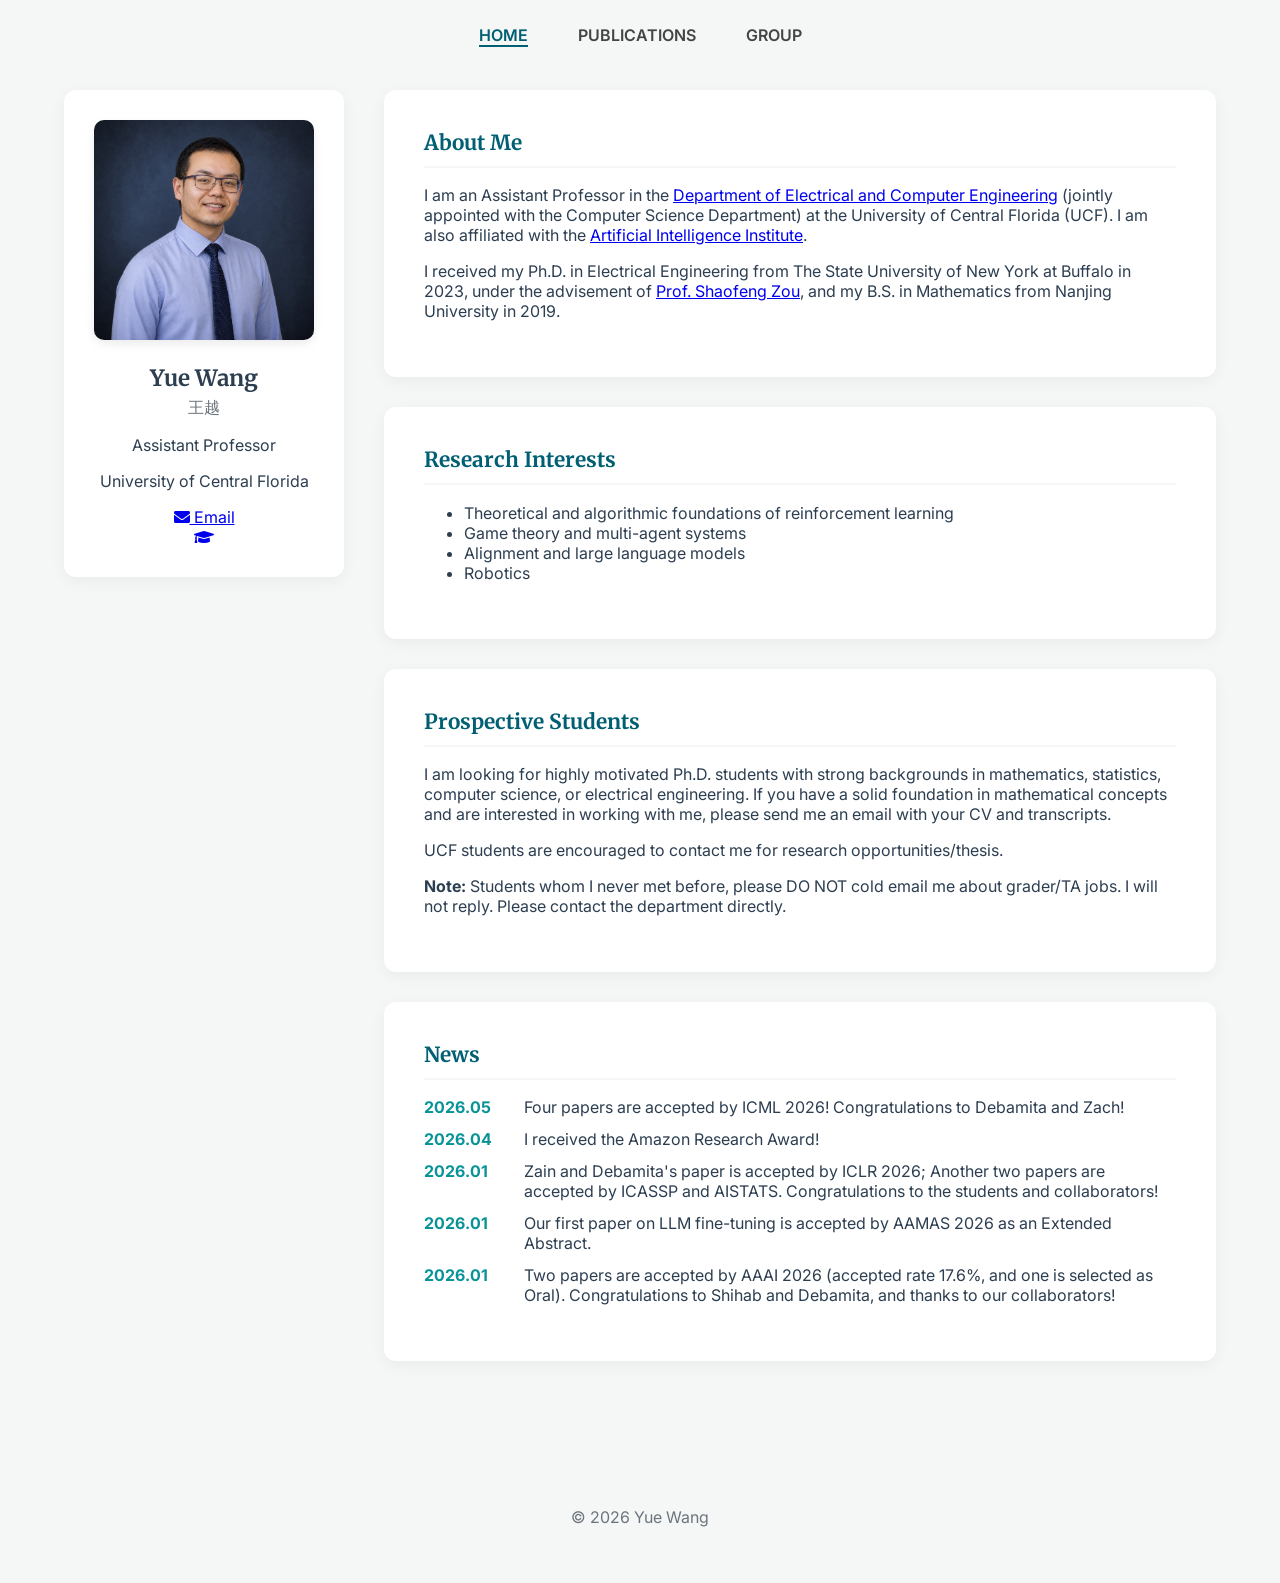
<file: index.html>
<!DOCTYPE html>
<html lang="en">
<head>
    <meta charset="UTF-8">
    <meta name="viewport" content="width=device-width, initial-scale=1.0">
    <title>Yue Wang - Home</title>
    <link rel="stylesheet" href="https://fonts.googleapis.com/css2?family=Inter:wght@300;400;600&family=Merriweather:wght@400;700&display=swap">
    <link rel="stylesheet" href="https://cdnjs.cloudflare.com/ajax/libs/font-awesome/5.15.3/css/all.min.css">
    <link rel="stylesheet" href="styles.css?v=1.2">
</head>
<body class="bg-light">

    <nav class="navbar">
        <div class="nav-container">
            <ul class="nav-links">
                <li><a href="index.html" class="active">Home</a></li>
                <li><a href="publications.html">Publications</a></li>
                <li><a href="group.html">Group</a></li>
            </ul>
        </div>
    </nav>

    <div class="main-layout">
        <aside class="sidebar">
            <div class="sidebar-card">
                <img src="F96DD0BC-2549-4EAF-AE0E-FD607DEE4325.png" alt="Yue Wang" class="profile-img">
                
                <h1 class="sidebar-name">Yue Wang</h1>
                <p class="sidebar-name-zh">王越</p>
                <p class="sidebar-title">Assistant Professor</p>
                <p class="sidebar-affiliation">University of Central Florida</p>
                
                <div class="sidebar-links">
                    <a href="mailto:yue.wang@ucf.edu" class="email-link">
                        <i class="fas fa-envelope"></i> Email
                    </a>
                    <div class="social-icons">
                        <a href="https://scholar.google.com/citations?user=ndMi_z8AAAAJ"><i class="fas fa-graduation-cap"></i></a>
                    </div>
                </div>
            </div>
        </aside>

        <div class="content-area">
            
            <section class="card">
                <h2>About Me</h2>
                <p>I am an Assistant Professor in the <a href="https://www.ece.ucf.edu/" target="_blank">Department of Electrical and Computer Engineering</a> (jointly appointed with the Computer Science Department) at the University of Central Florida (UCF). I am also affiliated with the <a href="https://ai.ucf.edu/" target="_blank">Artificial Intelligence Institute</a>.</p>
                <p>I received my Ph.D. in Electrical Engineering from The State University of New York at Buffalo in 2023, under the advisement of <a href="https://sites.google.com/view/szou/home" target="_blank">Prof. Shaofeng Zou</a>, and my B.S. in Mathematics from Nanjing University in 2019.</p>
            </section>

            <section class="card">
                <h2>Research Interests</h2>
                <ul class="interest-list">
                    <li>Theoretical and algorithmic foundations of reinforcement learning</li>
                    <li>Game theory and multi-agent systems</li>
                    <li>Alignment and large language models</li>
                    <li>Robotics</li>
                </ul>
            </section>

            <section class="card alert-card">
                <h2>Prospective Students</h2>
                <p>I am looking for highly motivated Ph.D. students with strong backgrounds in mathematics, statistics, computer science, or electrical engineering. If you have a solid foundation in mathematical concepts and are interested in working with me, please send me an email with your CV and transcripts.</p>
                <p class="note">UCF students are encouraged to contact me for research opportunities/thesis.</p>
                <p class="warning"><strong>Note:</strong> Students whom I never met before, please DO NOT cold email me about grader/TA jobs. I will not reply. Please contact the department directly.</p>
            </section>

            <section class="card">
                <h2>News</h2>
                <ul class="news-list">
    <li>
        <span class="date">2026.05</span>
        <span>Four papers are accepted by ICML 2026! Congratulations to Debamita and Zach! </span>
    </li>
                    <li>
        <span class="date">2026.04</span>
        <span>I received the Amazon Research Award! </span>
    </li>
                    <li>
        <span class="date">2026.01</span>
        <span>Zain and Debamita's paper is accepted by ICLR 2026; Another two papers are accepted by ICASSP and AISTATS. Congratulations to the students and collaborators!
</span>
    </li>
    <li>
        <span class="date">2026.01</span>
        <span>Our first paper on LLM fine-tuning is accepted by AAMAS 2026 as an Extended Abstract.
</span>
    </li>
    <li>
        <span class="date">2026.01</span>
        <span>Two papers are accepted by AAAI 2026 (accepted rate 17.6%, and one is selected as Oral). Congratulations to Shihab and Debamita, and thanks to our collaborators!
</span>
    </li>

</ul>
            </section>

        </div>
    </div>

    <footer>
        <p>&copy; 2026 Yue Wang</p>
    </footer>

</body>
</html>
</file>
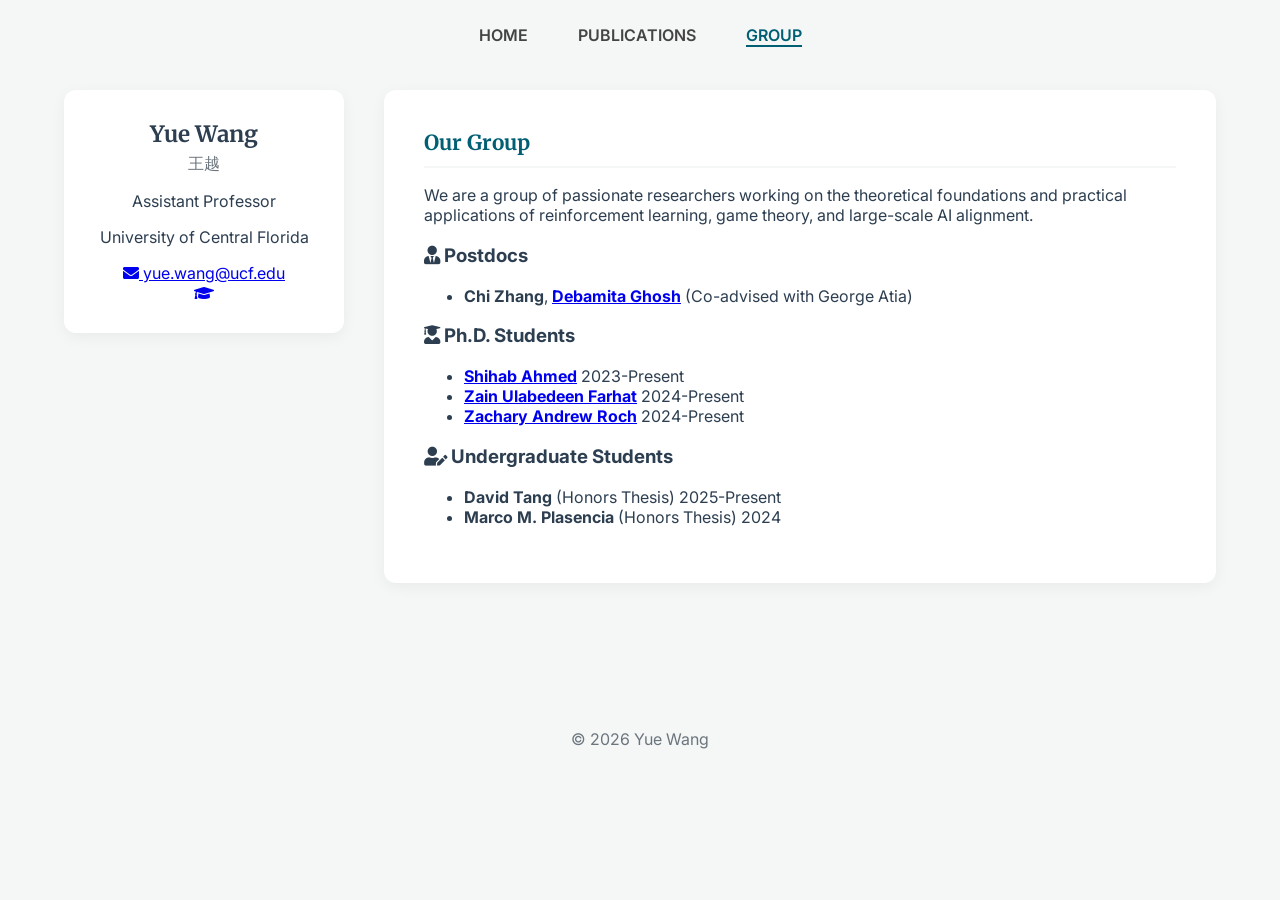
<file: group.html>
<!DOCTYPE html>
<html lang="en">
<head>
    <meta charset="UTF-8">
    <meta name="viewport" content="width=device-width, initial-scale=1.0">
    <title>Yue Wang - Group</title>
    <link rel="stylesheet" href="https://fonts.googleapis.com/css2?family=Inter:wght@300;400;600&family=Merriweather:wght@400;700&display=swap">
    <link rel="stylesheet" href="https://cdnjs.cloudflare.com/ajax/libs/font-awesome/5.15.3/css/all.min.css">
    <link rel="stylesheet" href="styles.css">
</head>
<body class="bg-light">

    <nav class="navbar">
        <div class="nav-container">
            <ul class="nav-links">
                <li><a href="index.html">Home</a></li>
                <li><a href="publications.html">Publications</a></li>
                <li><a href="group.html" class="active">Group</a></li>
            </ul>
        </div>
    </nav>

    <div class="main-layout">
        <aside class="sidebar">
            <div class="sidebar-card">
                <h1 class="sidebar-name">Yue Wang</h1>
                <p class="sidebar-name-zh">王越</p>
                <p class="sidebar-title">Assistant Professor</p>
                <p class="sidebar-affiliation">University of Central Florida</p>
                
                <div class="sidebar-links">
                    <a href="mailto:yue.wang@ucf.edu" class="email-link">
                        <i class="fas fa-envelope"></i> yue.wang@ucf.edu
                    </a>
                    <div class="social-icons">
                        <a href="https://scholar.google.com/citations?user=ndMi_z8AAAAJ" title="Google Scholar"><i class="fas fa-graduation-cap"></i></a>
                    </div>
                </div>
            </div>
        </aside>

        <div class="content-area">
            
            <section class="card">
                <h2>Our Group</h2>
                <p>We are a group of passionate researchers working on the theoretical foundations and practical applications of reinforcement learning, game theory, and large-scale AI alignment.</p>
                
                <div class="group-section">
                    <h3 class="group-type-title"><i class="fas fa-user-tie"></i> Postdocs</h3>
                    <ul class="member-list">
                        <li>
                            <strong>Chi Zhang</strong>, 
                            <strong><a href="https://scholar.google.com/citations?user=lnEnqvkAAAAJ&hl=en">Debamita Ghosh</a></strong> 
                            <span class="member-note">(Co-advised with George Atia)</span>
                        </li>
                    </ul>
                </div>

                <div class="group-section">
                    <h3 class="group-type-title"><i class="fas fa-user-graduate"></i> Ph.D. Students</h3>
                    <ul class="member-list">
                        <li><strong><a href="https://scholar.google.com/citations?user=rnjZ5TsAAAAJ">Shihab Ahmed</a></strong> <span class="member-year">2023-Present</span></li>
                        <li><strong><a href="https://scholar.google.com/citations?user=D2qVJCsAAAAJ">Zain Ulabedeen Farhat</a></strong> <span class="member-year">2024-Present</span></li>
                        <li><strong><a href="https://scholar.google.com/citations?user=ZyR7ZvEAAAAJ">Zachary Andrew Roch</a></strong> <span class="member-year">2024-Present</span></li>
                    </ul>
                </div>

                <div class="group-section">
                    <h3 class="group-type-title"><i class="fas fa-user-edit"></i> Undergraduate Students</h3>
                    <ul class="member-list">
                        <li><strong>David Tang</strong> <span class="member-note">(Honors Thesis)</span> <span class="member-year">2025-Present</span></li>
                        <li><strong>Marco M. Plasencia</strong> <span class="member-note">(Honors Thesis)</span> <span class="member-year">2024</span></li>
                    </ul>
                </div>
            </section>

        </div>
    </div>

    <footer>
        <p>&copy; 2026 Yue Wang</p>
    </footer>

</body>
</html>
</file>
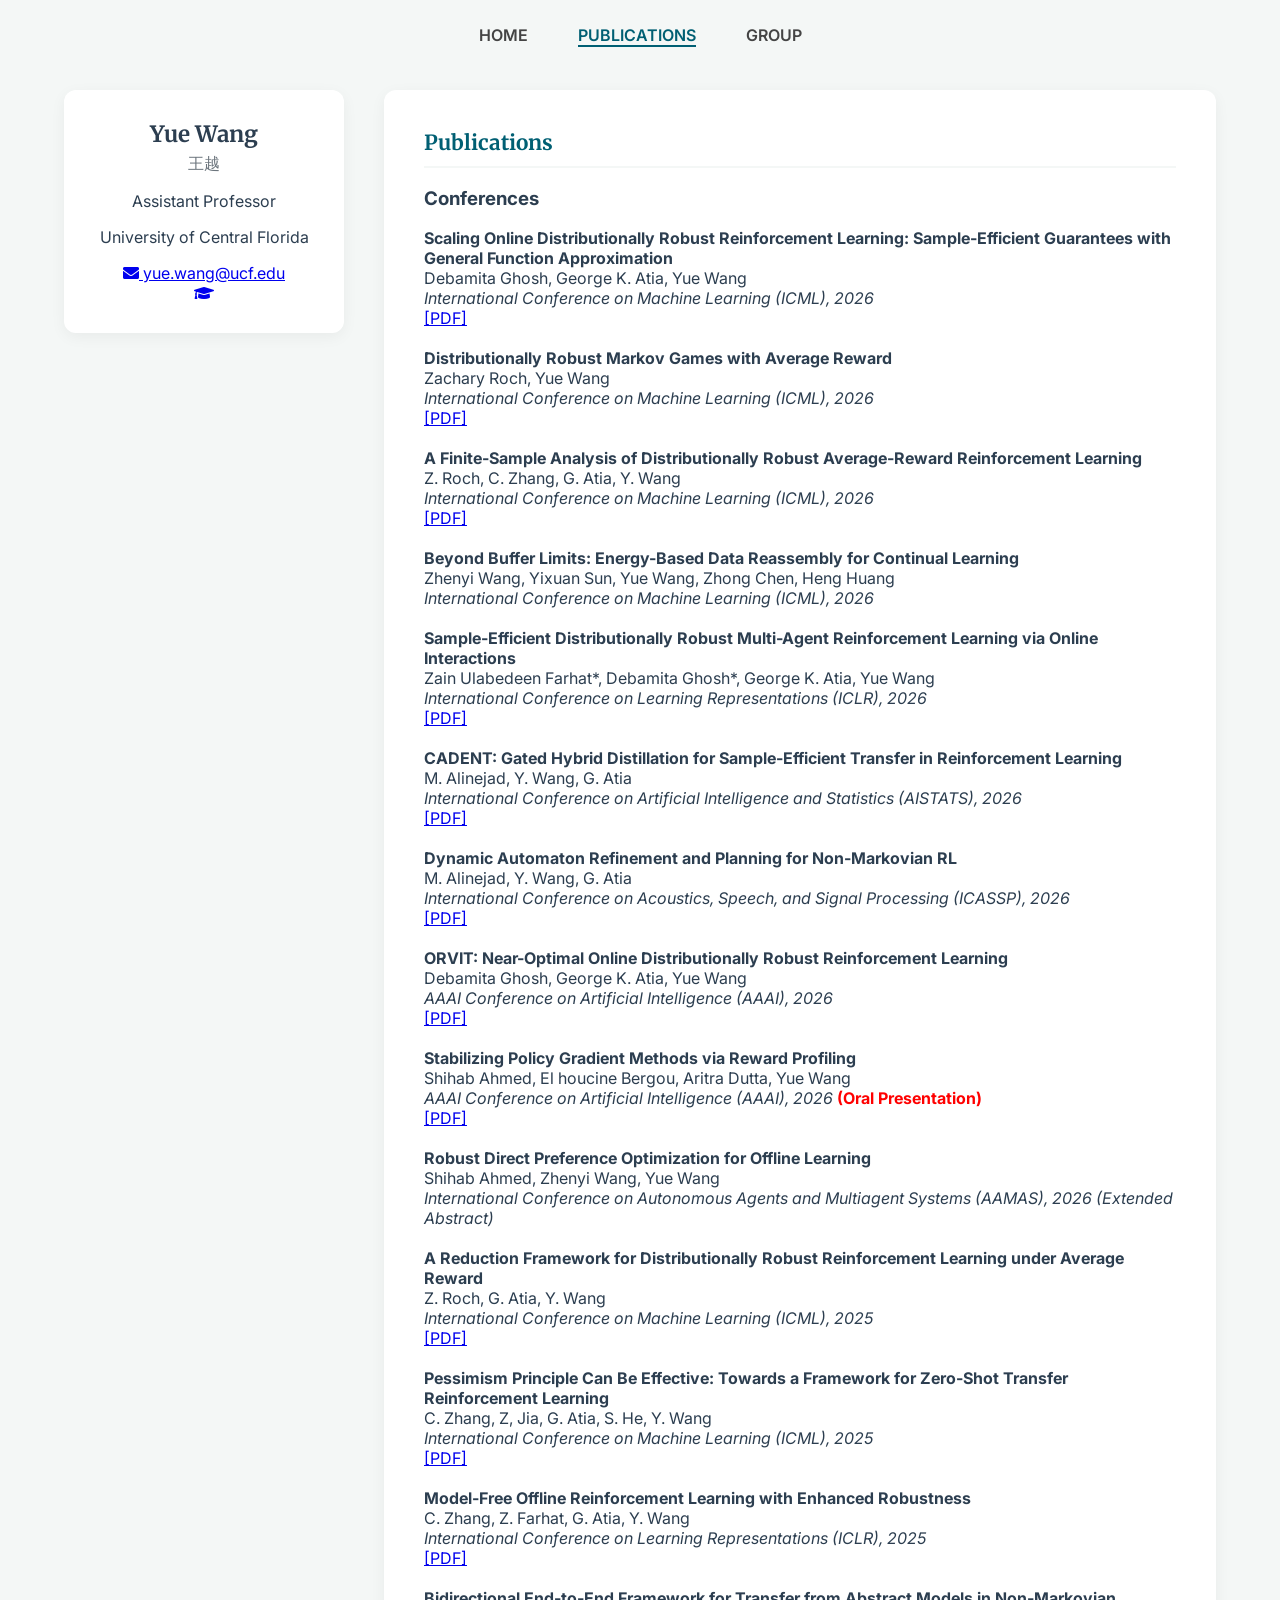
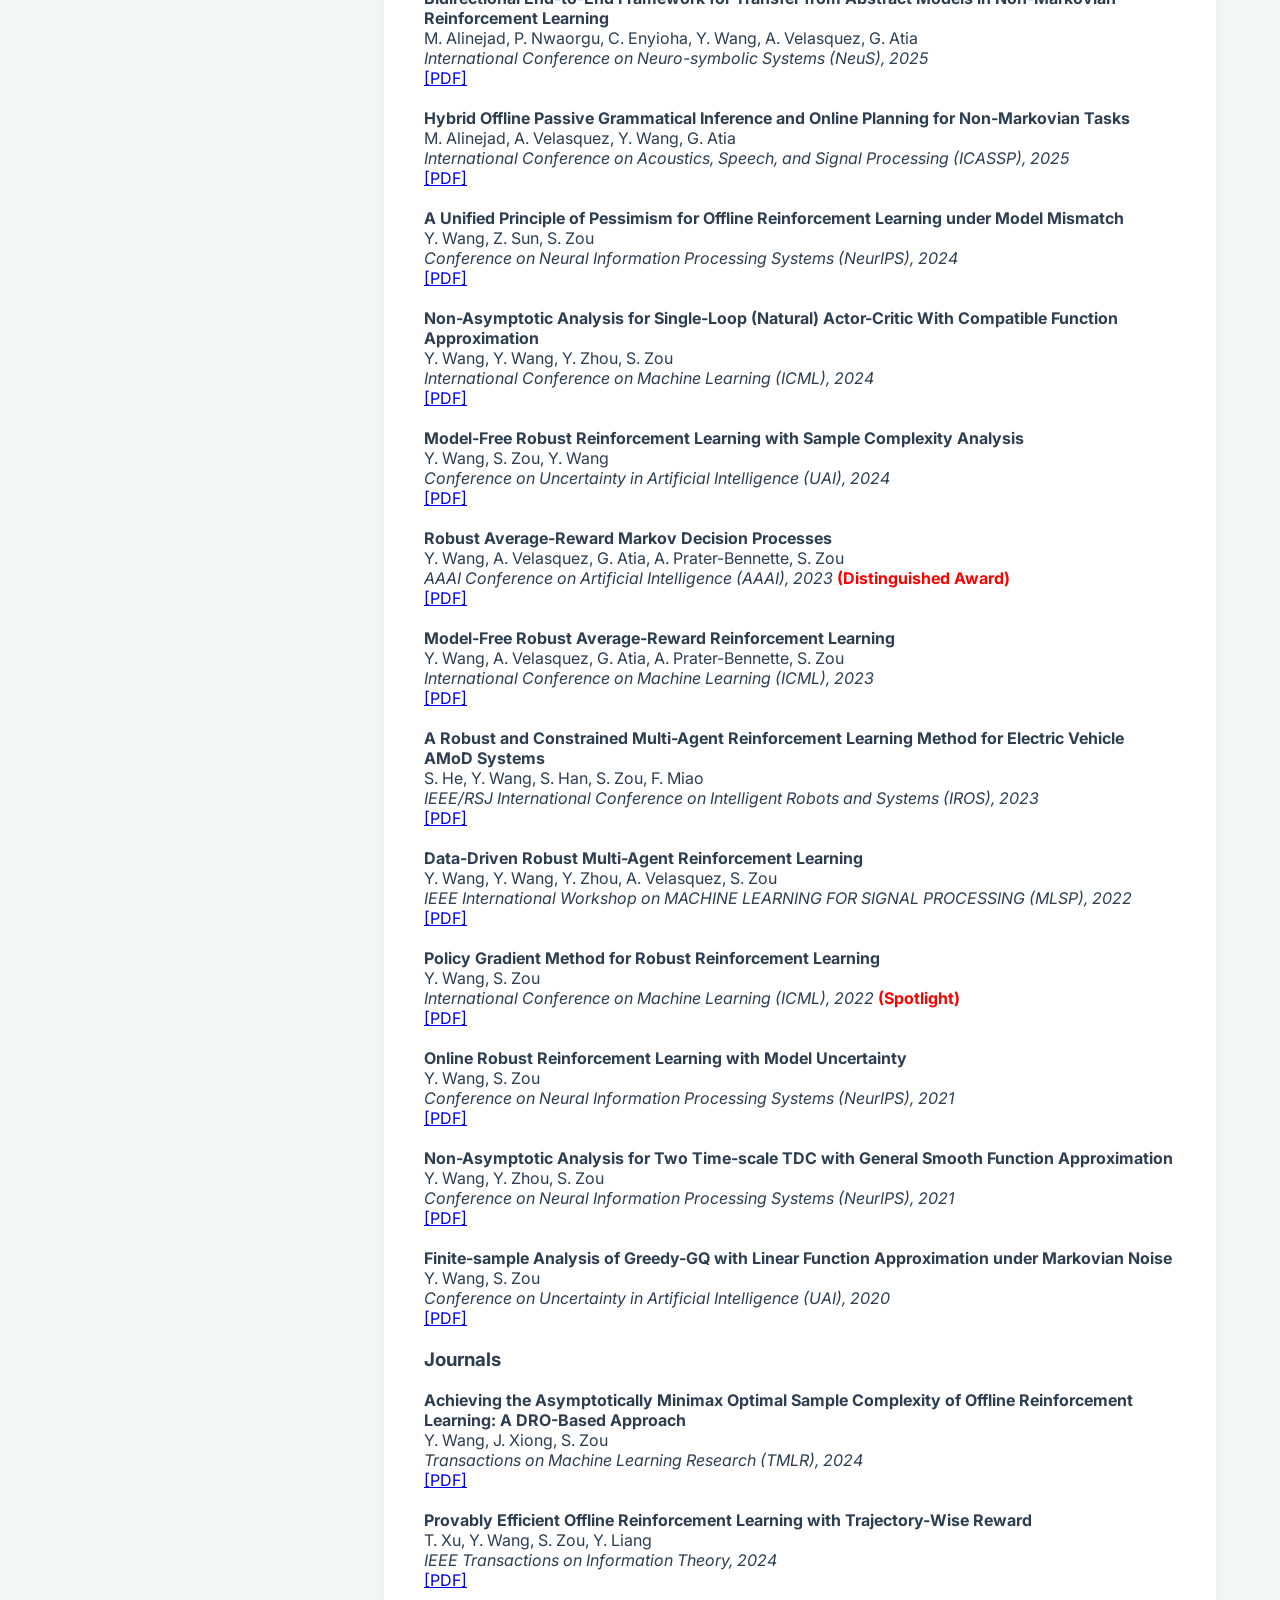
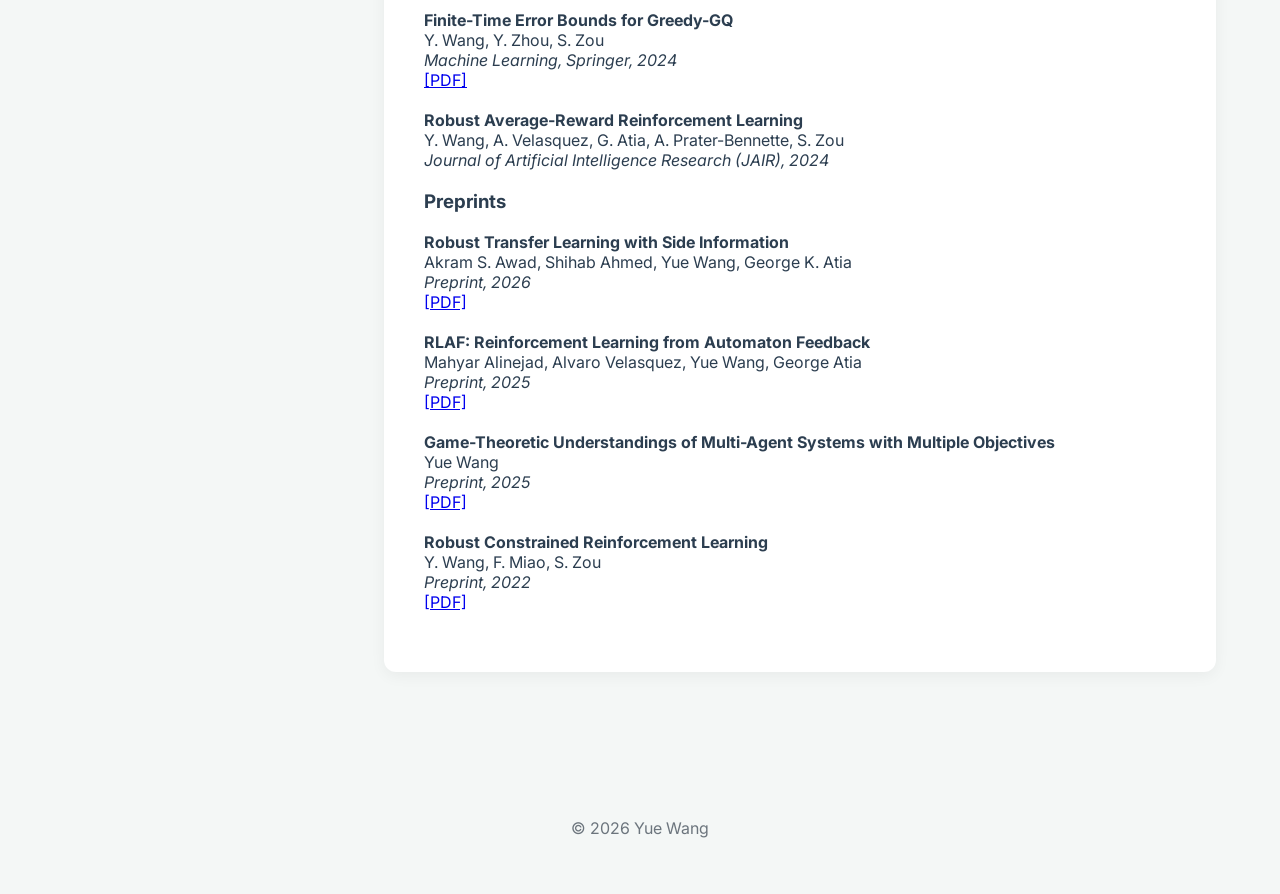
<file: publications.html>
<!DOCTYPE html>
<html lang="en">
<head>
    <meta charset="UTF-8">
    <meta name="viewport" content="width=device-width, initial-scale=1.0">
    <title>Yue Wang - Publications</title>
    <link rel="stylesheet" href="https://fonts.googleapis.com/css2?family=Inter:wght@300;400;600&family=Merriweather:wght@400;700&display=swap">
    <link rel="stylesheet" href="https://cdnjs.cloudflare.com/ajax/libs/font-awesome/5.15.3/css/all.min.css">
    <link rel="stylesheet" href="styles.css">
</head>
<body>

    <nav class="navbar">
        <div class="nav-container">
            <ul class="nav-links">
                <li><a href="index.html">Home</a></li>
                <li><a href="publications.html" class="active">Publications</a></li>
                <li><a href="group.html">Group</a></li>
            </ul>
        </div>
    </nav>

    <div class="main-layout">
        <aside class="sidebar">
            <div class="sidebar-card">
                <h1 class="sidebar-name">Yue Wang</h1>
                <p class="sidebar-name-zh">王越</p>
                <p class="sidebar-title">Assistant Professor</p>
                <p class="sidebar-affiliation">University of Central Florida</p>
                
                <div class="sidebar-links">
                    <a href="mailto:yue.wang@ucf.edu" class="email-link">
                        <i class="fas fa-envelope"></i> yue.wang@ucf.edu
                    </a>
                    <div class="social-icons">
                        <a href="https://scholar.google.com/citations?user=ndMi_z8AAAAJ" title="Google Scholar"><i class="fas fa-graduation-cap"></i></a>
                    </div>
                </div>
            </div>
        </aside>

        <div class="content-area">
            
            <section class="card">
                <h2>Publications</h2>
                <div id="publications-sections">
                    <div class="pub-group">
                        <h3 class="pub-category-title">Conferences</h3>
                        <div id="conference-container" class="category-container">
                            </div>
                    </div>

                    <div class="pub-group">
                        <h3 class="pub-category-title">Journals</h3>
                        <div id="journal-container" class="category-container">
                            </div>
                    </div>

                    <div class="pub-group">
                        <h3 class="pub-category-title">Preprints</h3>
                        <div id="preprint-container" class="category-container">
                            </div>
                    </div>
                </div>
            </section>

        </div>
    </div>

    <footer>
        <p>&copy; 2026 Yue Wang</p>
    </footer>

    <script src="scripts.js"></script>
</body>
</html>
</file>
<file: styles.css>
:root {
    --primary-color: #005f73;
    --accent-color: #0a9396;
    --bg-body: #f4f7f6;
    --bg-card: #ffffff;
    --text-main: #2c3e50;
    --text-muted: #6c757d;
    --font-header: 'Merriweather', serif;
}

body {
    background-color: var(--bg-body);
    margin: 0;
    font-family: 'Inter', sans-serif;
    color: var(--text-main);
}

/* 导航栏 */
.navbar {
    background-color: transparent;
    padding: 25px 0;
}
.nav-container {
    width: 90%;
    max-width: 1300px;
    margin: 0 auto;
    display: flex;
    justify-content: center;
}
.nav-links {
    list-style: none;
    display: flex;
    margin: 0; padding: 0;
}
.nav-links li { margin: 0 25px; }
.nav-links a {
    color: #444;
    text-decoration: none;
    font-weight: 600;
    text-transform: uppercase;
}
.nav-links a.active { color: var(--primary-color); border-bottom: 2px solid var(--primary-color); }

/* 主布局 - 百分比宽度 */
.main-layout {
    display: flex;
    width: 90%;
    max-width: 1300px;
    margin: 20px auto 60px;
    gap: 40px;
}

/* 左侧边栏照片样式 */
.sidebar {
    flex: 1;
    min-width: 280px;
}
.sidebar-card {
    background: var(--bg-card);
    border-radius: 12px;
    padding: 30px;
    text-align: center;
    box-shadow: 0 4px 15px rgba(0,0,0,0.05);
    position: sticky;
    top: 40px;
}
.profile-img {
    width: 100%;
    max-width: 220px;
    border-radius: 10px; /* 圆角增加干净感 */
    margin-bottom: 20px;
    box-shadow: 0 4px 10px rgba(0,0,0,0.08);
}
.sidebar-name { font-size: 1.4rem; margin: 0; font-family: var(--font-header); }
.sidebar-name-zh { color: var(--text-muted); margin: 5px 0 15px; }

/* 右侧卡片区域 */
.content-area {
    flex: 3;
}
.card {
    background: var(--bg-card);
    border-radius: 12px;
    padding: 40px;
    margin-bottom: 30px;
    box-shadow: 0 4px 15px rgba(0,0,0,0.05);
}
.card h2 {
    margin-top: 0;
    font-family: var(--font-header);
    font-size: 1.3rem; /* 缩小了标题 */
    color: var(--primary-color);
    border-bottom: 2px solid var(--bg-body);
    padding-bottom: 10px;
}

/* News 列表修复 */
.news-list { list-style: none; padding: 0; }
.news-list li { display: flex; gap: 15px; margin-bottom: 12px; align-items: baseline; }
.news-list .date { color: var(--accent-color); font-weight: bold; min-width: 85px; }

/* 响应式：手机端自动变单列 */
@media (max-width: 992px) {
    .main-layout { flex-direction: column; width: 95%; }
    .sidebar-card { position: static; }
    .news-list li { flex-direction: column; gap: 5px; }
}

footer { text-align: center; padding: 40px 0; color: var(--text-muted); }
</file>
